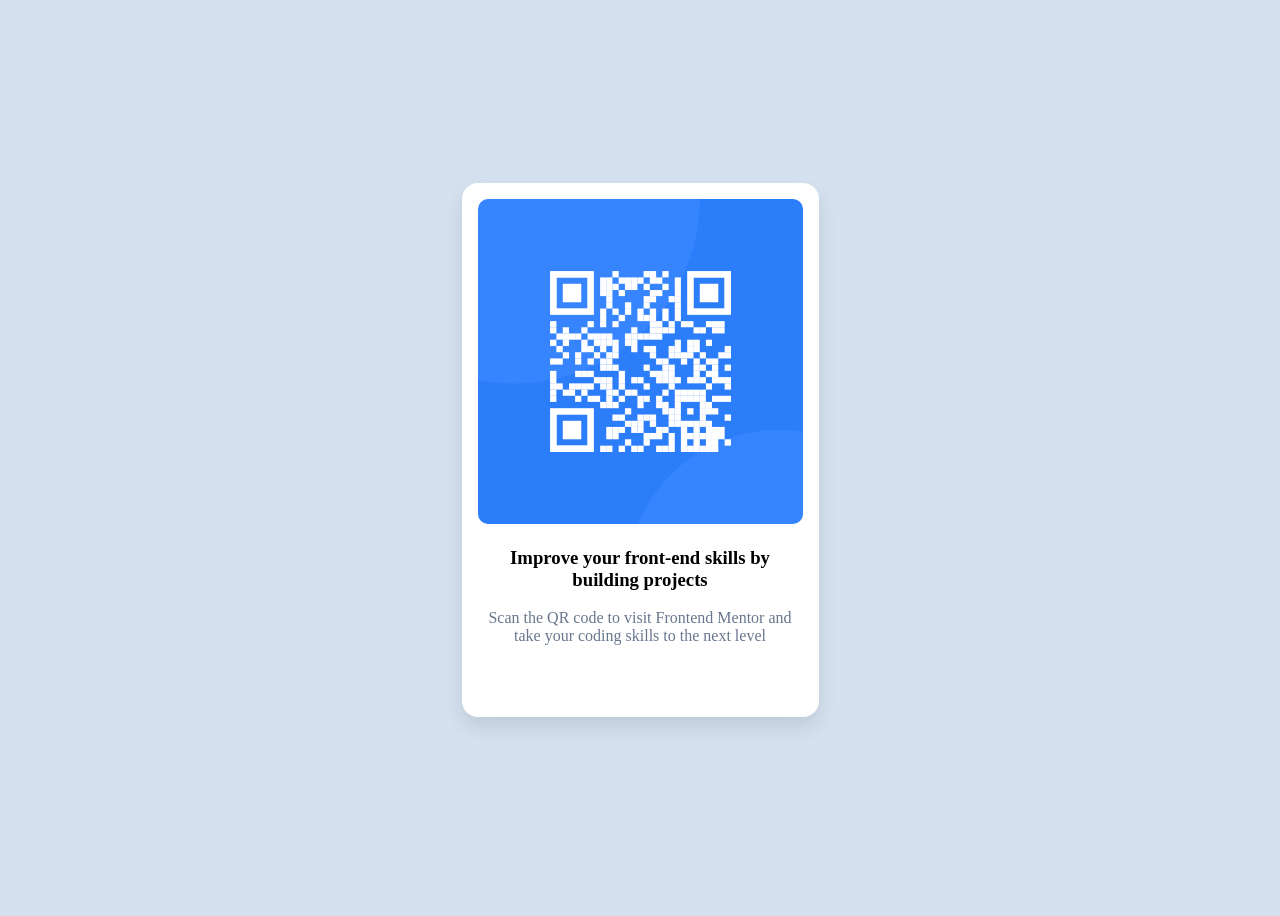
<file: Project 1/index.html>
<!DOCTYPE html>
<html lang="en">
<head>
    <meta charset="UTF-8">
    <meta name="viewport" content="width=device-width, initial-scale=1.0">
    <title>Project 2</title>
    <link rel="stylesheet" href="https://fonts.google.com/specimen/Outfit">
    <link rel="stylesheet" href="./style.css">
</head>
<body>
    <div class="card">
     <img src="./image.png" alt="Qr-Code Image">
     <h3> Improve your front-end skills by building projects</h3>
     <p> Scan the QR code to visit Frontend Mentor and take your coding skills to the next level
  </p>
    </div>
</body>
</html>
</file>
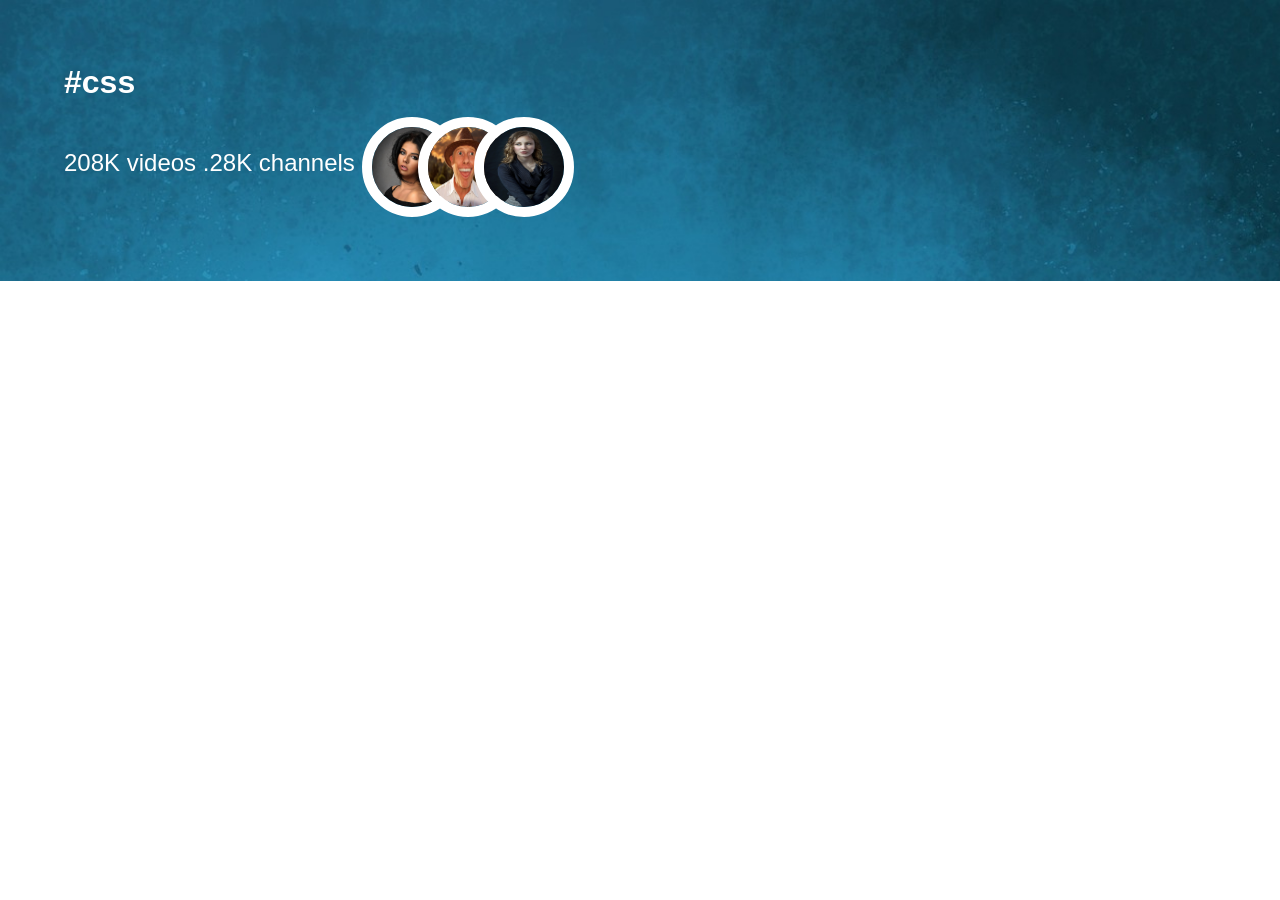
<file: Project 2/index.html>
<!DOCTYPE html>
<html lang="en">
<head>
    <meta charset="UTF-8">
    <meta name="viewport" content="width=device-width, initial-scale=1.0">
    <title>Youtube Hashtags Header</title>
    <link rel="stylesheet" href="style.css">
</head>
<body>
    <div class="hashtag-header">
        <h1>#css</h1>
       <span>208K videos .28K channels </span>
       <img src="./images/p1.jpg">
        <img src="./images/p4.jpg">
         <img src="./images/p5.jpg">
    </div>
</body>
</html>
</file>
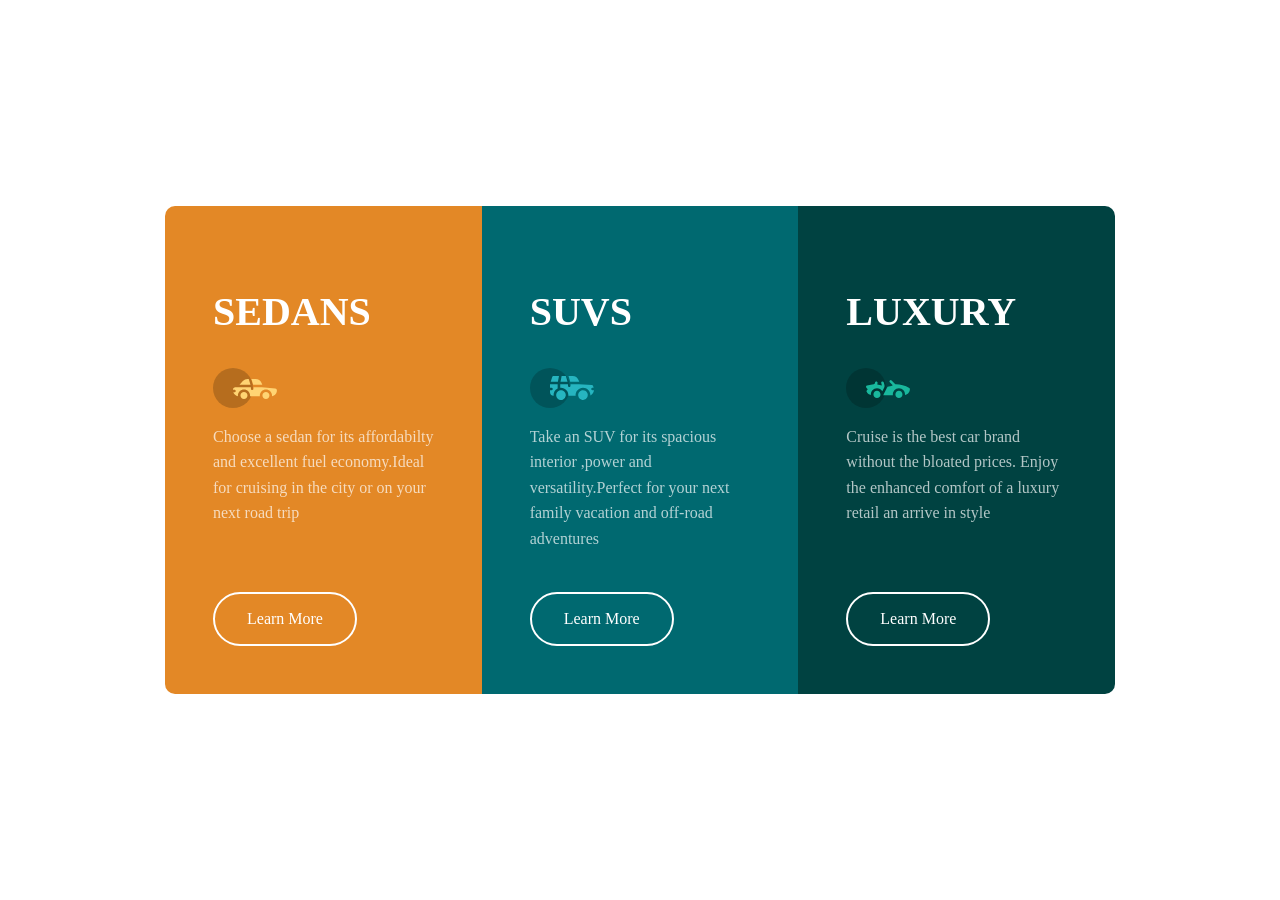
<file: Project 3/index.html>
<!DOCTYPE html>
<html lang="en">

<head>
    <meta charset="UTF-8">
    <meta name="viewport" content="width=device-width, initial-scale=1.0">
    <title>Project 4</title>
    <link rel="stylesheet" href="style.css">
    <link rel="stylesheet" href="https://fonts.google.com/specimen/Lexend+Deca"

</head>

<body>
    <main>
    <div class="cards-container">
        <div class=" card orange-card">
            <h2>SEDANS</h2>
            <img src="./images/icon-sedans.svg" alt="icon-sedans">
            <p>Choose a sedan for its affordabilty and excellent fuel economy.Ideal for cruising in the city or on your
                next road trip</p>
            <a href="/">Learn More</a>
        </div>

        <div class=" card green-card">
            <h2>SUVS</h2>
            <img src="./images/icon-suvs.svg" alt="icon-suvs">
            <p>Take an SUV for its spacious interior ,power and versatility.Perfect for your next family vacation and
                off-road adventures</p>
            <a href="/">Learn More</a>
        </div>

        <div class=" card dark-green-card">
            <h2>LUXURY</h2>
            <img src="./images/icon-luxury.svg" alt="icon-sedans">
            <p>Cruise is the best car brand without the bloated prices. Enjoy the enhanced comfort of a luxury retail an
                arrive in style </p>
            <a href="/">Learn More</a>
        </div>


    </div>
</main>
</body>

</html>
</file>
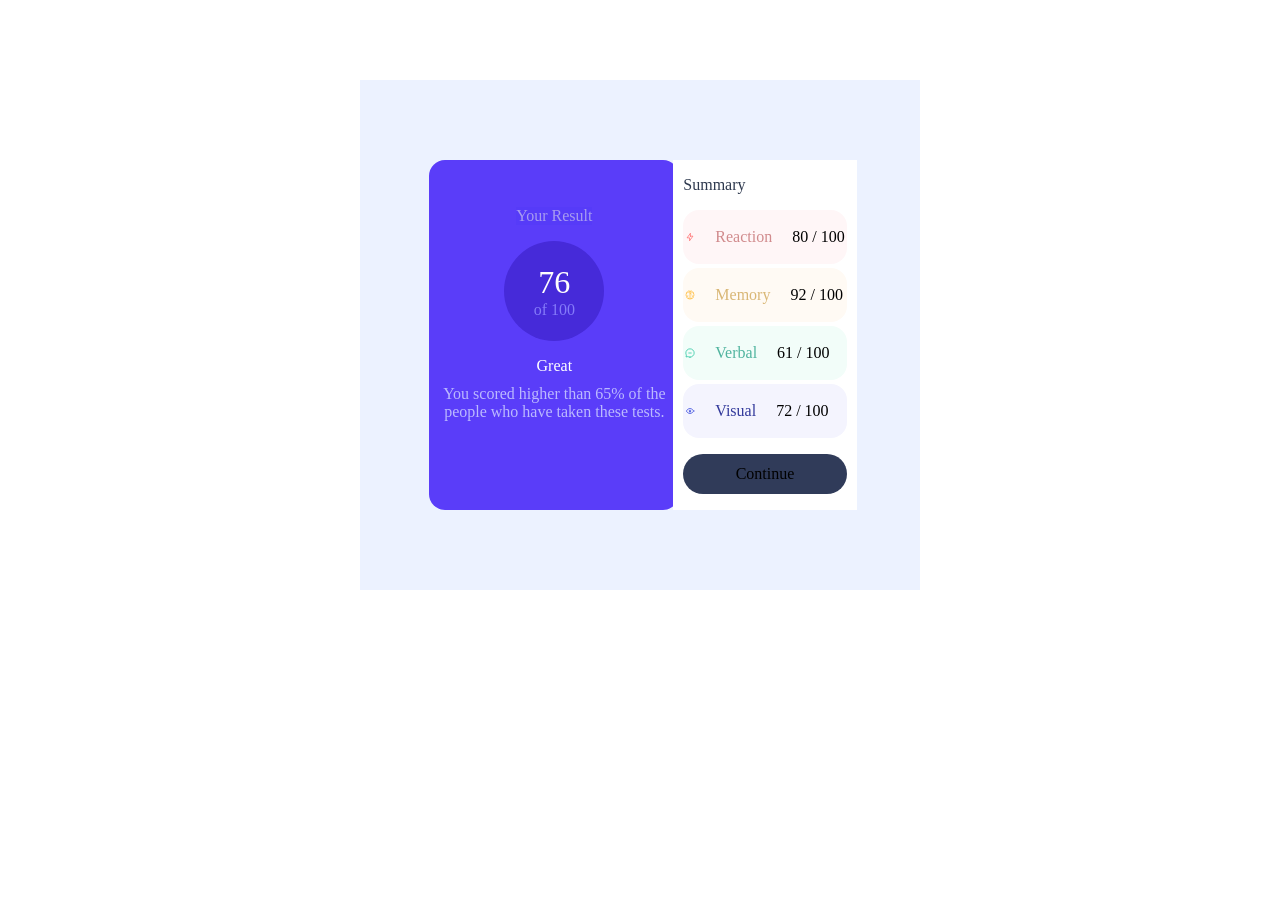
<file: Project 4/index.html>
<!DOCTYPE html>
<html lang="en">

<head>
    <meta charset="UTF-8">
    <meta name="viewport" content="width=device-width, initial-scale=1.0">
    <title>Result Summary Component</title>
    <link rel="stylesheet" href="style.css">
</head>

<body>
    <div class="container">
        <div class="card  result">
            <div class="result-text">
                <p class="p1 p ">Your Result</p>
                <div class="cir">
                    <p class="p2 p  ">76</p>
                    <p class="p3 p  ">of 100</p>
                </div>

                <p class="p4 p ">Great</p>
                <p class="p5 p ">You scored higher than 65% of the people who have taken these tests.</p>
                </p>
            </div>

        </div>




        <div class="card summary sp">
            <p class="sp1 ">Summary</p>
            <div class="rec">
                <img  class="ig" src="./assets/images/icon-reaction.svg">
                <p class="sp2 sp">Reaction</p>
                <p class="sp3 sp">80 / 100</p>
            </div>

            <div class="mem sp">
                <img class="ig" src="./assets/images/icon-memory.svg">
                <p class="sp4 sp">Memory</p>
                <p class="sp5 sp">92 / 100</p>
            </div>


            <div class="ver sp">
                <img class="ig" src="./assets/images/icon-verbal.svg">
                <p class="sp6">Verbal</p>
                <p class="sp7">61 / 100</p>
            </div>


            <div class="vis sp">
                <img class="ig" src="./assets/images/icon-visual.svg">
                <p class="sp8 sp"> Visual </p>
                <p class="sp9 sp">72 / 100</p>
            </div>

            <div>
                <p class="sp10 sp button">Continue</p>
            </div>

        </div>
    </div>
</body>

</html>
</file>
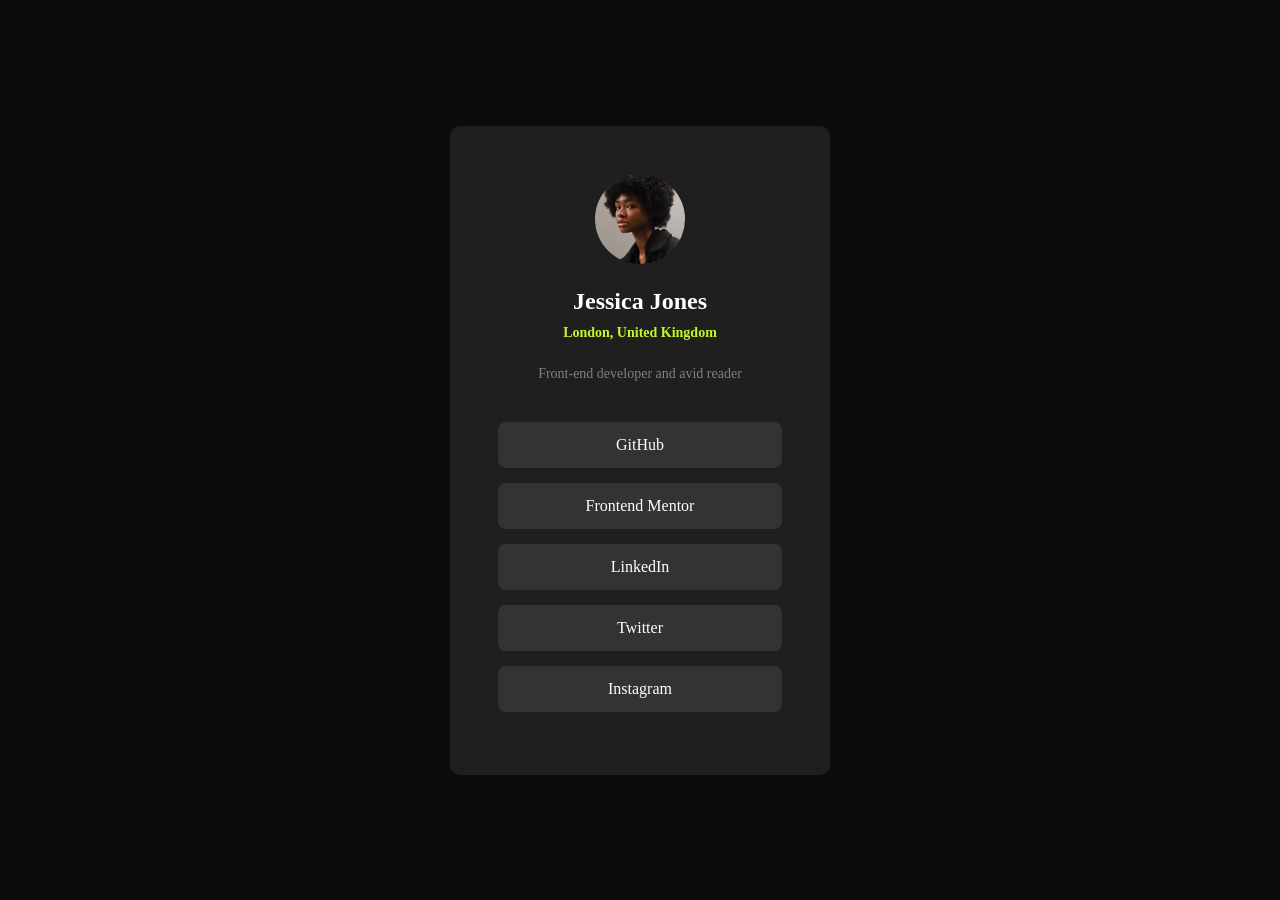
<file: Project 5/index.html>
<!DOCTYPE html>
<html lang="en">

<head>
    <meta charset="UTF-8">
    <meta name="viewport" content="width=device-width, initial-scale=1.0">
    <title>Document</title>
    <link rel="stylesheet" href="style.css">
</head>

<body>
    <div class="container">
        <img src="./images/avatar-jessica.jpeg" alt="Jessica Jones">
        <div class="text">
            <p class="g">Jessica Jones</p>
            <p class="y">London, United Kingdom</p>
            <p class="p1">Front-end developer and avid reader</p>
        </div>

        <div class="links">
           <p class="p">GitHub</p> 
           <p class="p">Frontend Mentor</p>  
           <p class="p"> LinkedIn</p> 
            <p class="p">Twitter</p> 
           <p class="p">Instagram</p> 
        </div>

    </div>
</body>

</html>
</file>
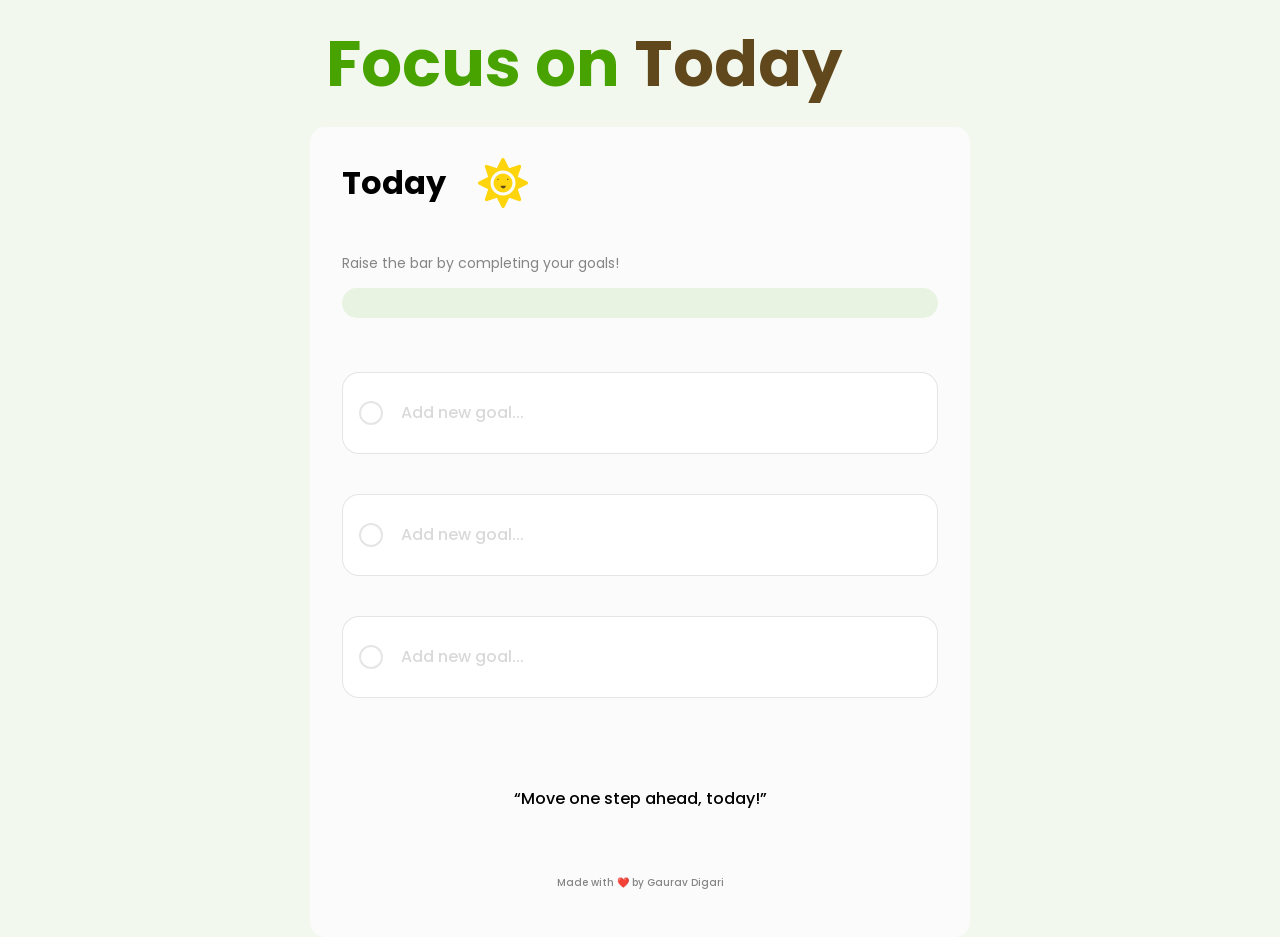
<file: Project 6/index.html>
<!DOCTYPE html>
<html lang="en">

<head>
    <meta charset="UTF-8">
    <meta name="viewport" content="width=device-width, initial-scale=1.0">
    <title>Focus on today</title>
    <link rel="preconnect" href="https://fonts.googleapis.com">
    <link rel="preconnect" href="https://fonts.gstatic.com" crossorigin>
    <link href="https://fonts.googleapis.com/css2?family=Poppins:ital,wght@0,100;0,200;
        0,300;0,400;0,500;0,600;0,700;0,800;0,900;1,100;1,200;1,300;1,400;1,500;1,600;1,700;1,800;
        1,900&family=Salsa&family=Style+Script&display=swap" rel="stylesheet">
    <link rel="stylesheet" href="style.css">
    <script src="script.js" defer> </script>
</head>

<body>
    <main>
        <h1 class=title>
            Focus on <span>Today </span>
        </h1>

        <div class="container">
            <div class="text">
                <p class="to ">Today</p>
                <img src="./images/Sun.png">
            </div>

            <p class="para">Raise the bar by completing your goals!</p>

            <div class="progress-bar">

                <div class="progress-value">
                    <!-- 2/3 Completed -->
                </div>
            </div>
            <div class="error-label">
                Please set all the 3 goals!
            </div>

            <div class="goal-container ">

                <div class="checkbox">
                    <img class="check-icon" src="./images/check.svg">
                </div>

                <input type="text" id="first" class="goal g1 " placeholder="Add new goal...">

            </div>

            <div class="goal-container ">
                <div class="checkbox"><img class="check-icon" src="./images/check.svg"></div>
                <input type="text" id="second" class="goal g2" placeholder="Add new goal...">
            </div>

            <div class="goal-container ">
                <div class="checkbox"><img class="check-icon" src="./images/check.svg"></div>
                <input type="text" id="third" class="goal g3" placeholder="Add new goal...">
            </div>

            <p class="para2">“Move one step ahead, today!”</p>
            <p class="para3">Made with ❤️ by Gaurav Digari</p>
        </div>

    </main>

</body>

</html>
</file>
<file: Project 1/style.css>
body
{
    background-color: #D5E1EF;
    min-height: 100vh;
    text-align: center;
    
   
}
.card
{
    height: 470px;
    width: 100%;
    max-width:325px;
    background-color: #FFFFFF;
    position:absolute;
    margin: auto;
    inset: 0;
     box-shadow: 0px 10px 20px 0px rgb(0 0 0 / 10%);
     border-radius: 16px;
     padding: 1rem;
     padding-bottom: 3rem;
}

img{
    width: 100%;
    border-radius: 10px;
}

h2
{
    color: hsl(218, 44%, 22%);
}

p
{
     color:hsl(216, 15%, 48%)
}
</file>
<file: Project 2/style.css>
body{
    margin: 0px;
    font-family: sans-serif;
}
.hashtag-header
{
    width:100%;
    /* height: 300px; */
    background-color: #065FD4;
    color:white;
    padding:4rem;
    background-image: url(./images/back.jpg);
    background-size:cover;
    
}

h1{
    margin:0;
    margin-bottom: 1rem;
    font: size 4rem;
}

span{
    font-size:24px;
}

img{
    width:5rem;
    height: 5rem;
    border-radius: 100%;
    border:10px solid white;
    vertical-align: middle;
}
img+img
{
    margin-left: -3rem;
}
</file>
<file: Project 3/style.css>
body
{
    margin:0;
  
}

main
{
    min-height: 100vh;
    display: flex;
    align-items: center;
    justify-content: center;
    
}

.cards-container
{
display: flex;
 color: white;
 border-radius: 10px;
 margin:1.5rem;
 overflow: hidden;
 max-width: 950px;
 /* margin :auto ; */

}
.card{
padding: 3rem;
display: flex;
flex-direction: column;
flex-basis: 100%;
}

.card img
{
    width:64px;
    height: 40px;
}

.card h2
{
    font-size: 2.5rem;
}

.card p
{
    opacity:0.7;
    line-height: 1.6;
    margin-bottom: 2.5rem;
}

a
{
    color: inherit;
    text-decoration: none;
    display: inline-block;
}


.card a {
border: 2px solid white;
padding: 1em 2em;
border-radius: 2em;
/* display: inline-block; */
margin-top: auto;
/* align-self: flex-start; */
margin-right: auto;
}

.orange-card 
{
    background-color: hsl(31, 77%, 52%);
    /* border-top-left-radius: 7px;
    border-top-right-radius: 7px;
     */

}

.green-card 
{
    background-color: hsl(184, 100%, 22%);
}

.dark-green-card 
{
    background-color:  hsl(179, 100%, 13%);
    /* border-bottom-left-radius: 7px;
    border-bottom-right-radius: 7px; */
}

@media (max-width:850px)
{
    .cards-container
    {
        flex-direction: column;
    }
    .card
    {
        width: unset;
        width: auto;
    }
}
</file>
<file: Project 4/style.css>
body
{
    margin: 0;
    background-color: #FFFFFF;
    width: 100%;
    display: flex;
    justify-content: center;
    align-items: center;
    margin-top:5rem;
}

*
{
    box-sizing: border-box;
}

.container
{
    background-color:#ECF2FF;
    min-height: 510px;
    max-width: 700px;
    display: flex;
    min-width: 560px;
    align-items: center;
    justify-content: center;
    

}
.result
{
    min-width: 170px;
    
    /* max-height: 380px; */
    
}
.result-text
{
    height: 350px;
    background-color: #5A3DF9;
    display: flex;
    flex-direction: column;
    justify-content: center;
    align-items: center;
    border-radius: 1rem;
    
}

.p{
    display:flex;
    flex-direction: column;
    text-align: center;

}

.p1
{
 background-color:#563BF8;
 color:#A79BF0
}
.p2
{

 font-size: 2rem;
 color:#FEFDFD;
 margin:0;
}

.p3
{

 margin:0;
 color:#857BF9;
}

.p4
{
    /* background-color:#462CDB; */
    color:hsl(0, 0%, 100%)
}
.p5
{
 /* background-color:#362CEA; */
 color:#BBB9FE;
 max-width: 250px;
 padding: 10px;
 margin-top: -1rem;
}

.cir{

    background-color: #462AD9;
    height: 100px;
    width: 100px;
    border-radius: 100%;
    display: flex;
    flex-direction: column;
    justify-content: center;
    align-items: center;
    
}

.sp1
{
color: #2E394E;
}

.summary
{
    margin-top:0;
    background-color: #FFFFFF;
    padding-left:10px;
    padding-right: 10px;
    min-width: 170px;
    height: 350px;
    margin:-6px;
}
.sp
{
    
}
.rec
{
background-color:#FFF6F7 ;
border-radius: 1rem;
display: flex;
align-items: center;
gap: 20px;
margin-bottom: 4px;
padding: 2px;

}

.mem
{
background-color:#FFFAF4 ;
display: flex;
gap: 20px;
margin-bottom: 4px;
border-radius: 1rem;
padding: 2px;
align-items: center;
}

.ver
{
background-color: #F2FDF9;
display: flex;
gap: 20px;
margin-bottom: 4px;
padding: 2px;
align-items: center;
border-radius: 1rem;
}

.vis
{
background-color:#F4F4FE ;
display: flex;
gap: 20px;
margin-bottom: 4px;
padding: 2px;
align-items: center;
border-radius: 1rem;
}

.button
{
background-color:#303B59 ;
border-radius: 1.5rem;
display: flex;
justify-content: center;
padding :0.7rem
}
.sp2
{
color:#D18B8D;
}

.sp4
{
color:#D9B776;
}

.sp6
{
color:#50B49F ;
}
.sp8
{
color:#32399B ;
}
.ig
{
    height:10px;
    width: 10px;
}
</file>
<file: Project 5/style.css>
body
{
    margin:0;
    background-color:#0C0C0C;
    display:flex;
    min-height:100vh;
    justify-content:center;
    align-items:center;
    
}
*
{
    box-sizing:border-box;
}

.container
{
    background-color:#1F1F1F;
    /* background-color:aqua; */
    width:380px;
    min-height:620px;
    
    justify-content:center;
    display:flex;
    flex-direction: column;
    align-items:center;
    padding:3rem;
    border-radius: 10px;



    
    
}
.text
{
    text-align: center;
    font-size:14px;
    justify-content:center;

}

.g {
    color: white;
    font-size: 24px;
    font-weight: bold;
    margin-bottom: 10px;
}

.y {
    color: hsl(75, 94%, 57%);
    font-weight: bold;
    margin-top: 0;
}

.p1 {
    color:hsl(0, 0%, 50%);
    font-size: 14px;
    margin: 25px 0;
}



.links {
    width: 100%;
}

.p {
    background-color: #333333;
    color: white;

    border-radius: 8px;
    padding: 14px;

    margin: 15px 0;
    text-align: center;
}
.container img
{
   
    width: 90px;
    height: 90px;

    border-radius: 50%;
    object-fit: cover;
   
}

@media (min-width< 410px) {

    .container {
        width: 100%;
    }
    
}
</file>
<file: Project 6/style.css>
body {
    margin: 0;
    background-color: rgba(72, 163, 0, 0.07);
    display: flex;
    flex-direction: column;
    align-items: center;
    justify-content: center;
    font-family: "Poppins";
}

* {
    box-sizing: border-box;
}

h1 {
    color: rgba(72, 163, 0, 1);
    margin: 1rem;
    font-size: 64px;
    font-weight: 700;
}

span {
    color: rgba(97, 72, 28, 1);
}

.container {
    background-color: rgba(251, 251, 251, 1);
    height: 810px;
    width: 660px;
    border-radius: 15px;
    display: flex;
    flex-direction: column;
}

.text {
    display: flex;
    flex-direction: row;
    align-items: center;
}

.to {

    font-size: 32px;
    font-weight: 700;
    margin-inline: 2rem;
}

.text img {
    height: 50px;
    width: 50px;
}

.para {
    color: rgba(133, 133, 133, 1);
    margin-inline: 2rem;
    font-weight: 400;
    font-size: 14px;
}

.progress-bar {
    background-color: rgba(72, 163, 0, 0.1);

    height: 30px;
    margin-inline: 2rem;
    border-radius: 15px;

}

.progress-value {
    background-color:#48A300;
    height: 100%;
    width: 0;
    border-radius: 15px;
}

.error-label {
    height: 22px;
    font-weight: 400;
    color: rgba(255, 81, 81, 1);
    font-size: 14px;
    margin-inline: 2rem;
    margin-block: 1rem;
    visibility: hidden;
}

.goal-container {

    height: 82px;
    border: 1px solid rgba(0, 0, 0, 0.1);
    border-radius: 17px;
    display: flex;
    align-items: center;
    margin-inline: 2rem;
    margin-bottom: 2.5rem;
    background-color: #FFFF;
    font-weight: 500;
    
}

.checkbox {
    height: 24px;
    width: 24px;
    border: 2px solid rgba(0, 0, 0, 0.1);
    border-radius: 50%;
    margin: 1rem;
    flex-shrink: 0;
    display: flex;
    align-items: center;
    justify-content: center;
}

.goal {
    border: none;
    outline: none;
    height: 28px;
    font-weight: 500;
    font-size: 16px;
    width: 364px;
    height: 100%;
    
}



::placeholder {
    font-weight: 500;
    font-size: 16px;
    font-family: "Poppins";
    color: #d9d9d9
}

.para2
{
    font-weight: 500;
    font-size: 16px;
    color: rgba(0, 0, 0, 1);
    margin-inline: 2rem;
    text-align: center;
    margin-top: 3rem;
}

.para3
{
    font-weight: 500;
    font-size: 10px;
    color: rgba(133, 133, 133, 1);
    margin-inline: 2rem;
    text-align: center;
    margin-top: 3rem;
}
.completed .checkbox
{
    background:#48A300;
    background-color: #48A300;
}

.check-icon
{
    display: none;
}

.completed .check-icon
{
    display: block;

}

.error-label.show-error {
    visibility: visible;
}

.completed .goal
{
    color:#48A300;
    text-decoration: line-through;
}

@media (width < 720px)
{
    .title
    {
        font-size: 16px;
        text-align: center;
    }
    .to
    {
        font-size: 14px;
    }
    .container
    {
        max-width:350px;
        max-height: 620px;
    }

    .text img {
    height: 30px;
    width: 30px;
}
.text
{
    align-items: center;
}
    .to, .para, .para2, .para3, .progress-bar,  .goal, .goal-container, .error-label
   {
    margin-inline: 1rem;
   }

 

   ::placeholder
   {
    font-size: 14px;
   }

   .para2 
   {
    margin-bottom: 1rem;
    margin-top: 2rem;
   }

   .para3 
   {
    margin-bottom: 1rem;
   }

   .goal-container
   {
    margin-inline: 1rem;
    margin-bottom: 1.5rem;
   }

  
   
}
</file>
